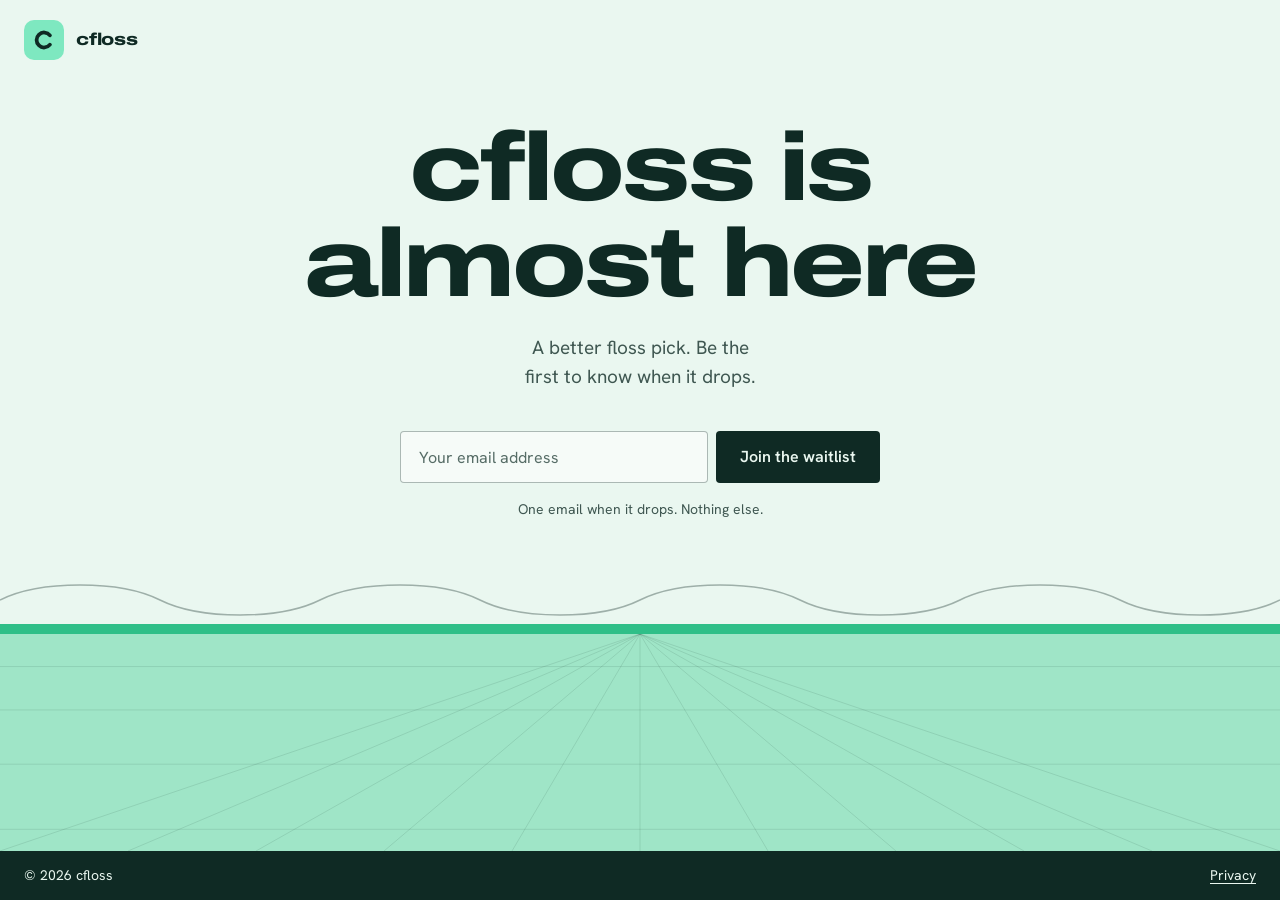
<file: index.html>
<!doctype html>
<html lang="en">
<head>
  <meta charset="utf-8">
  <meta name="viewport" content="width=device-width, initial-scale=1">
  <title>cfloss — Coming Soon</title>
  <meta name="description" content="cfloss is almost here. A better floss pick. Join the waitlist to hear when it drops.">
  <meta name="theme-color" content="#EAF7F0">
  <link rel="canonical" href="https://cfloss.com/">
  <link rel="icon" href="/favicon.svg?v=3" type="image/svg+xml">

  <meta property="og:type" content="website">
  <meta property="og:url" content="https://cfloss.com/">
  <meta property="og:title" content="cfloss is almost here">
  <meta property="og:description" content="A better floss pick. Be the first to know when it drops.">
  <meta name="twitter:card" content="summary">

  <link rel="preload" href="/fonts/archivo-expanded-800-latin.woff2" as="font" type="font/woff2" crossorigin>
  <link rel="preload" href="/fonts/hanken-grotesk-latin.woff2" as="font" type="font/woff2" crossorigin>

  <!-- Styles are inline on purpose: a cached stylesheet can't mismatch this HTML. -->
  <style>
    @font-face {
      font-family: "Archivo Expanded";
      src: url("/fonts/archivo-expanded-800-latin.woff2") format("woff2");
      font-weight: 800;
      font-display: swap;
    }

    @font-face {
      font-family: "Hanken Grotesk";
      src: url("/fonts/hanken-grotesk-latin.woff2") format("woff2");
      font-weight: 100 900;
      font-display: swap;
    }

    :root {
      --bg: #EAF7F0;
      --fg: #0F2A24;
      --muted: #3F5751;
      --mint: #7EE8C0;
      --deco: #9FE5C7;
      --deco-stripe: #2FBF88;
      --deco-stroke: rgba(15, 42, 36, 0.14);
      --input-border: rgba(15, 42, 36, 0.32);
      --success: #1D6B52;
      --error: #B42318;
      --font-display: "Archivo Expanded", "Arial Black", sans-serif;
      --font-body: "Hanken Grotesk", ui-sans-serif, system-ui, sans-serif;
    }

    *,
    *::before,
    *::after {
      box-sizing: border-box;
      margin: 0;
      padding: 0;
    }

    html {
      -webkit-text-size-adjust: 100%;
    }

    [hidden] {
      display: none !important;
    }

    body {
      display: flex;
      flex-direction: column;
      min-height: 100vh;
      min-height: 100svh;
      overflow-x: hidden;
      background: var(--bg);
      color: var(--fg);
      font-family: var(--font-body);
      line-height: 1.5;
      caret-color: var(--fg);
      -webkit-font-smoothing: antialiased;
    }

    ::selection {
      background: var(--mint);
      color: var(--fg);
    }

    a {
      color: inherit;
      text-underline-offset: 0.2em;
    }

    .visually-hidden {
      position: absolute;
      width: 1px;
      height: 1px;
      overflow: hidden;
      clip: rect(0 0 0 0);
      white-space: nowrap;
    }

    /* Logo */
    .logo {
      position: absolute;
      top: 20px;
      left: 24px;
      z-index: 10;
      display: flex;
      align-items: center;
      gap: 12px;
      color: var(--fg);
      text-decoration: none;
    }

    .logo svg {
      width: 40px;
      height: 40px;
      flex: none;
    }

    .logo-name {
      font-family: var(--font-display);
      font-weight: 800;
      font-size: 17px;
      letter-spacing: -0.01em;
    }

    .logo:focus-visible {
      outline: 2px solid var(--fg);
      outline-offset: 4px;
      border-radius: 6px;
    }

    /* Hero */
    .upper {
      position: relative;
      z-index: 2;
      display: flex;
      flex-direction: column;
      align-items: center;
      padding: 120px 24px 56px;
      text-align: center;
    }

    .headline {
      max-width: 14ch;
      margin-bottom: 22px;
      font-family: var(--font-display);
      font-weight: 800;
      font-size: clamp(1.875rem, 11vw, 6rem);
      line-height: 1;
      letter-spacing: -0.03em;
      text-wrap: balance;
    }

    .subtext {
      max-width: 26rem;
      text-wrap: balance;
      margin-bottom: 40px;
      font-size: clamp(1rem, 1.5vw, 1.1875rem);
      color: var(--muted);
    }

    .form-row {
      display: flex;
      gap: 8px;
      width: 100%;
      max-width: 30rem;
    }

    .form-row input {
      flex: 1;
      min-width: 0;
      height: 52px;
      padding: 0 18px;
      border: 1.5px solid var(--input-border);
      border-radius: 4px;
      background: rgba(255, 255, 255, 0.55);
      color: var(--fg);
      font: inherit;
      font-size: 16px;
      transition: border-color 0.2s;
    }

    .form-row input::placeholder {
      color: #566c66;
    }

    .form-row input:hover {
      border-color: rgba(15, 42, 36, 0.5);
    }

    .form-row input:focus {
      border-color: var(--fg);
      outline: 2px solid var(--fg);
      outline-offset: 2px;
    }

    .form-row button {
      flex: none;
      height: 52px;
      padding: 0 24px;
      border: 0;
      border-radius: 4px;
      background: var(--fg);
      color: var(--bg);
      font: inherit;
      font-size: 16px;
      font-weight: 600;
      white-space: nowrap;
      cursor: pointer;
      transition: background-color 0.15s, transform 0.1s;
    }

    .form-row button:hover {
      background: #1d4a40;
    }

    .form-row button:active {
      transform: scale(0.98);
    }

    .form-row button:focus-visible {
      outline: 2px solid var(--fg);
      outline-offset: 2px;
    }

    .form-row button:disabled {
      opacity: 0.7;
      cursor: progress;
    }

    .note {
      margin-top: 16px;
      font-size: 14px;
      color: var(--muted);
    }

    .status:empty {
      display: none;
    }

    .status {
      font-size: 17px;
      font-weight: 600;
      color: var(--success);
    }

    .status.is-error {
      margin-top: 14px;
      font-size: 15px;
      font-weight: 500;
      color: var(--error);
    }

    /* Decorative band */
    .deco-section {
      flex: 1;
      display: flex;
      flex-direction: column;
      min-height: 26vh;
      overflow: hidden;
    }

    .strand {
      display: block;
      width: 100%;
      height: 48px;
      flex: none;
    }

    .stripe {
      height: 10px;
      flex: none;
      background: var(--deco-stripe);
    }

    .grid-floor {
      position: relative;
      flex: 1;
      min-height: 80px;
      background: var(--deco);
    }

    .grid-floor svg {
      position: absolute;
      inset: 0;
      width: 100%;
      height: 100%;
    }

    /* Footer bar */
    .bar {
      flex: none;
      display: flex;
      justify-content: space-between;
      align-items: center;
      gap: 16px;
      padding: 14px 24px;
      background: var(--fg);
      color: var(--bg);
      font-size: 14px;
    }

    .bar a:focus-visible {
      outline: 2px solid var(--mint);
      outline-offset: 3px;
    }

    @media (max-width: 600px) {
      .logo {
        top: 16px;
        left: 16px;
        gap: 10px;
      }

      .logo svg {
        width: 34px;
        height: 34px;
      }

      .logo-name {
        font-size: 15px;
      }

      .bar {
        padding: 14px 16px;
      }

      .upper {
        padding: 104px 16px 44px;
      }

      .form-row {
        flex-direction: column;
      }

      .form-row input {
        flex: none;
        width: 100%;
      }

      .form-row button {
        width: 100%;
      }
    }

    @media (prefers-reduced-motion: reduce) {
      .form-row button {
        transition: none;
      }
    }
  </style>
</head>
<body>
  <a class="logo" href="/" aria-label="cfloss home">
    <svg viewBox="0 0 64 64" aria-hidden="true">
      <rect width="64" height="64" rx="16" fill="#7EE8C0"/>
      <path d="M41.5 24.5a12 12 0 1 0 0 15" fill="none" stroke="#0F2A24" stroke-width="6" stroke-linecap="round"/>
    </svg>
    <span class="logo-name">cfloss</span>
  </a>

  <main class="upper">
    <h1 class="headline">cfloss is almost here</h1>
    <p class="subtext">A better floss pick. Be the first to know when it drops.</p>

    <!-- Posts straight to the Google Form. The script below submits it in the background;
         without JS it still works and opens Google's confirmation in a new tab. -->
    <form class="form-row" id="waitlist-form"
          action="https://docs.google.com/forms/d/e/1FAIpQLScYllanWckgM9KM1eDlfgDfEXJFy0kvAJVUbbHLtrICu1BFJQ/formResponse"
          method="POST" target="_blank">
      <label class="visually-hidden" for="email">Email address</label>
      <input id="email" name="entry.353446030" type="email" required
             autocomplete="email" inputmode="email" spellcheck="false"
             placeholder="Your email address">
      <button type="submit">Join the waitlist</button>
    </form>
    <p class="note" id="note">One email when it drops. Nothing else.</p>

    <p class="status" id="status" role="status" aria-live="polite"></p>
  </main>

  <div class="deco-section" aria-hidden="true">
    <svg class="strand" viewBox="0 0 1440 48" preserveAspectRatio="none">
      <path d="M0 24 C45 4 135 4 180 24 S315 44 360 24 S495 4 540 24 S675 44 720 24 S855 4 900 24 S1035 44 1080 24 S1215 4 1260 24 S1395 44 1440 24"
            fill="none" stroke="#0F2A24" stroke-opacity="0.35" stroke-width="1.5" vector-effect="non-scaling-stroke"/>
    </svg>

    <div class="stripe"></div>

    <div class="grid-floor">
      <svg viewBox="0 0 1280 400" preserveAspectRatio="none">
        <g stroke="rgba(15, 42, 36, 0.14)" stroke-width="1" fill="none" vector-effect="non-scaling-stroke">
          <line x1="640" y1="0" x2="0" y2="400"/>
          <line x1="640" y1="0" x2="128" y2="400"/>
          <line x1="640" y1="0" x2="256" y2="400"/>
          <line x1="640" y1="0" x2="384" y2="400"/>
          <line x1="640" y1="0" x2="512" y2="400"/>
          <line x1="640" y1="0" x2="640" y2="400"/>
          <line x1="640" y1="0" x2="768" y2="400"/>
          <line x1="640" y1="0" x2="896" y2="400"/>
          <line x1="640" y1="0" x2="1024" y2="400"/>
          <line x1="640" y1="0" x2="1152" y2="400"/>
          <line x1="640" y1="0" x2="1280" y2="400"/>
          <line x1="0" y1="60" x2="1280" y2="60"/>
          <line x1="0" y1="140" x2="1280" y2="140"/>
          <line x1="0" y1="240" x2="1280" y2="240"/>
          <line x1="0" y1="360" x2="1280" y2="360"/>
        </g>
      </svg>
    </div>
  </div>

  <footer class="bar">
    <span>© 2026 cfloss</span>
    <a href="/privacy/">Privacy</a>
  </footer>

  <script>
    // Submits the form to Google Forms in the background. Google sends no CORS
    // headers, so the request is "no-cors": we know it was sent, not Google's reply.
    (function () {
      var form = document.getElementById("waitlist-form");
      var note = document.getElementById("note");
      var status = document.getElementById("status");
      var button = form.querySelector("button");
      var FORM_LINK = "https://docs.google.com/forms/d/e/1FAIpQLScYllanWckgM9KM1eDlfgDfEXJFy0kvAJVUbbHLtrICu1BFJQ/viewform";

      form.addEventListener("submit", function (event) {
        event.preventDefault();
        if (!form.checkValidity()) {
          form.reportValidity();
          return;
        }

        button.disabled = true;
        button.textContent = "Joining…";
        status.className = "status";
        status.textContent = "";

        fetch(form.action, {
          method: "POST",
          mode: "no-cors",
          body: new URLSearchParams(new FormData(form))
        }).then(function () {
          form.hidden = true;
          note.hidden = true;
          status.textContent = "You’re on the list. We’ll email you when cfloss drops.";
        }).catch(function () {
          var link = document.createElement("a");
          link.href = FORM_LINK;
          link.target = "_blank";
          link.rel = "noopener";
          link.textContent = "sign up here";
          status.className = "status is-error";
          status.replaceChildren("That didn’t go through. Try again, or ", link, ".");
          button.disabled = false;
          button.textContent = "Join the waitlist";
        });
      });
    })();
  </script>
</body>
</html>
</file>
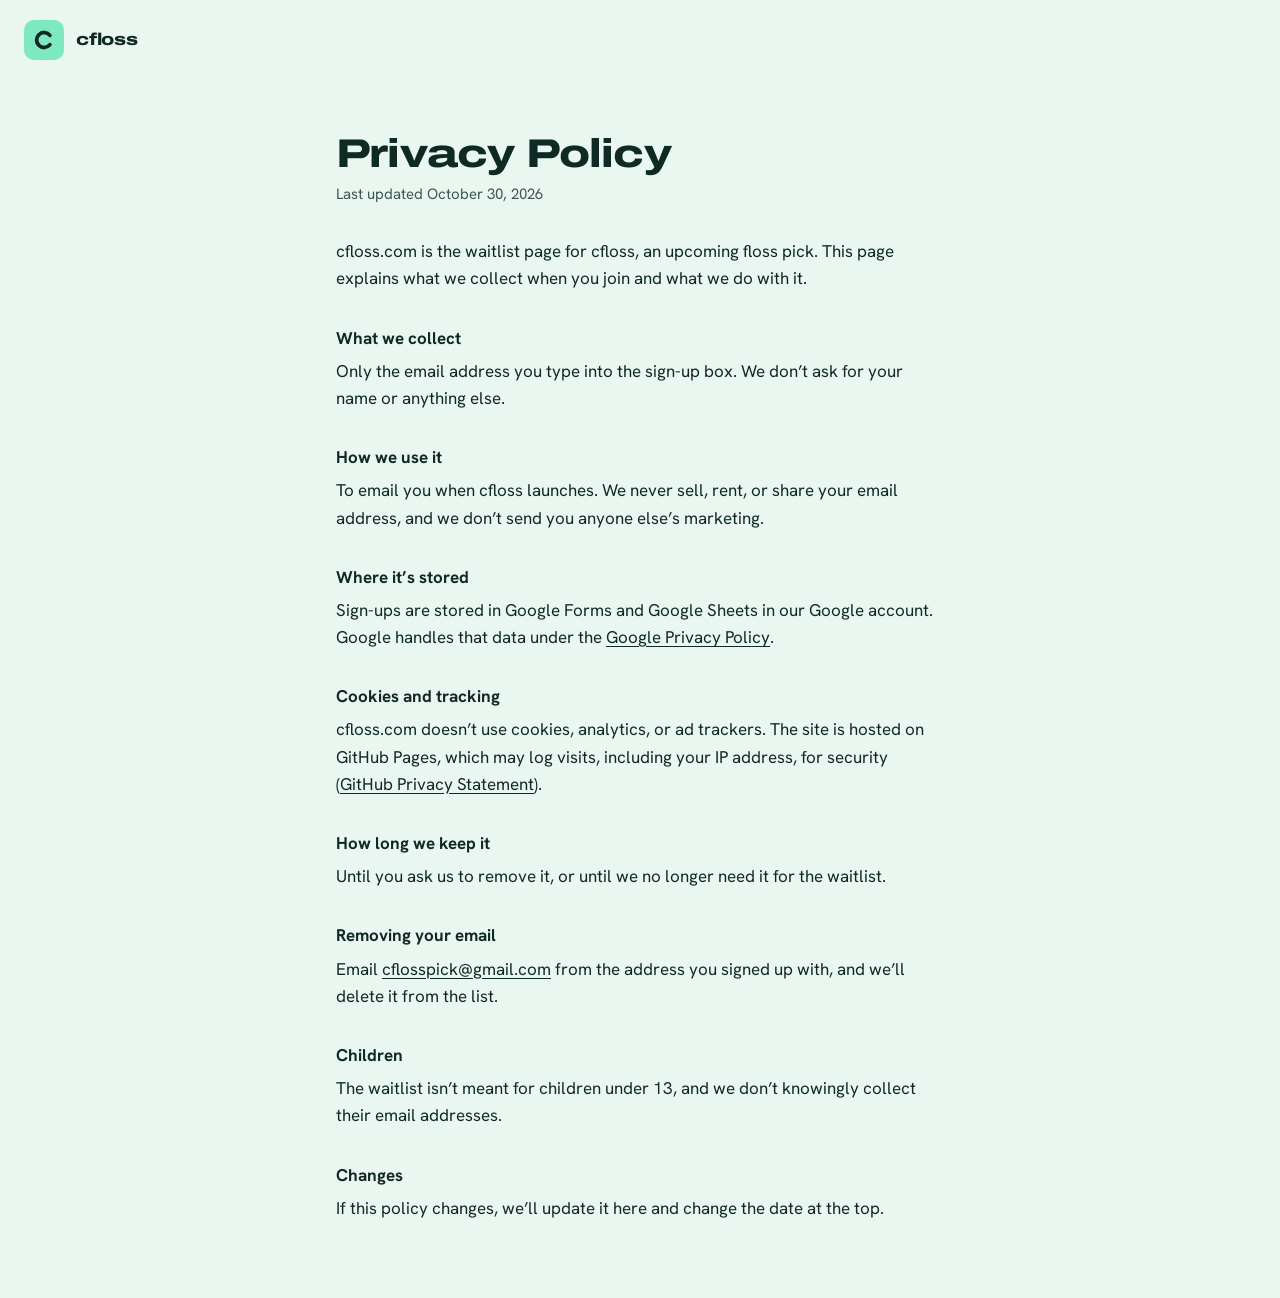
<file: privacy/index.html>
<!doctype html>
<html lang="en">
<head>
  <meta charset="utf-8">
  <meta name="viewport" content="width=device-width, initial-scale=1">
  <title>Privacy Policy · cfloss</title>
  <meta name="description" content="What cfloss collects when you join the waitlist, and what we do with it.">
  <meta name="theme-color" content="#EAF7F0">
  <link rel="canonical" href="https://cfloss.com/privacy/">
  <link rel="icon" href="/favicon.svg?v=3" type="image/svg+xml">

  <link rel="preload" href="/fonts/archivo-expanded-800-latin.woff2" as="font" type="font/woff2" crossorigin>
  <link rel="preload" href="/fonts/hanken-grotesk-latin.woff2" as="font" type="font/woff2" crossorigin>
  <link rel="stylesheet" href="/styles.css?v=3">
</head>
<body>
  <a class="logo" href="/" aria-label="cfloss home">
    <svg viewBox="0 0 64 64" aria-hidden="true">
      <rect width="64" height="64" rx="16" fill="#7EE8C0"/>
      <path d="M41.5 24.5a12 12 0 1 0 0 15" fill="none" stroke="#0F2A24" stroke-width="6" stroke-linecap="round"/>
    </svg>
    <span class="logo-name">cfloss</span>
  </a>

  <main class="doc">
    <h1>Privacy Policy</h1>
    <p class="updated">Last updated October 30, 2026</p>

    <p>cfloss.com is the waitlist page for cfloss, an upcoming floss pick. This page explains what we collect when you join and what we do with it.</p>

    <h2>What we collect</h2>
    <p>Only the email address you type into the sign-up box. We don’t ask for your name or anything else.</p>

    <h2>How we use it</h2>
    <p>To email you when cfloss launches. We never sell, rent, or share your email address, and we don’t send you anyone else’s marketing.</p>

    <h2>Where it’s stored</h2>
    <p>Sign-ups are stored in Google Forms and Google Sheets in our Google account. Google handles that data under the <a href="https://policies.google.com/privacy" rel="noopener">Google Privacy Policy</a>.</p>

    <h2>Cookies and tracking</h2>
    <p>cfloss.com doesn’t use cookies, analytics, or ad trackers. The site is hosted on GitHub Pages, which may log visits, including your IP address, for security (<a href="https://docs.github.com/en/site-policy/privacy-policies/github-general-privacy-statement" rel="noopener">GitHub Privacy Statement</a>).</p>

    <h2>How long we keep it</h2>
    <p>Until you ask us to remove it, or until we no longer need it for the waitlist.</p>

    <h2>Removing your email</h2>
    <p>Email <a href="mailto:cflosspick@gmail.com">cflosspick@gmail.com</a> from the address you signed up with, and we’ll delete it from the list.</p>

    <h2>Children</h2>
    <p>The waitlist isn’t meant for children under 13, and we don’t knowingly collect their email addresses.</p>

    <h2>Changes</h2>
    <p>If this policy changes, we’ll update it here and change the date at the top.</p>
  </main>
</body>
</html>
</file>
<file: styles.css>
/* Privacy page styles. The waitlist page keeps its own styles inline.
   Link this file with a ?v= version and bump it on every change. */

@font-face {
  font-family: "Archivo Expanded";
  src: url("/fonts/archivo-expanded-800-latin.woff2") format("woff2");
  font-weight: 800;
  font-display: swap;
}

@font-face {
  font-family: "Hanken Grotesk";
  src: url("/fonts/hanken-grotesk-latin.woff2") format("woff2");
  font-weight: 100 900;
  font-display: swap;
}

:root {
  --bg: #EAF7F0;
  --fg: #0F2A24;
  --muted: #3F5751;
  --mint: #7EE8C0;
  --font-display: "Archivo Expanded", "Arial Black", sans-serif;
  --font-body: "Hanken Grotesk", ui-sans-serif, system-ui, sans-serif;
}

*,
*::before,
*::after {
  box-sizing: border-box;
}

html {
  -webkit-text-size-adjust: 100%;
}

body {
  margin: 0;
  padding: 20px 24px 64px;
  background: var(--bg);
  color: var(--fg);
  font-family: var(--font-body);
  font-size: 17px;
  line-height: 1.6;
  caret-color: var(--fg);
  -webkit-font-smoothing: antialiased;
}

::selection {
  background: var(--mint);
  color: var(--fg);
}

a {
  color: inherit;
  text-underline-offset: 0.2em;
}

:focus-visible {
  outline: 2px solid var(--fg);
  outline-offset: 3px;
}

.logo {
  display: inline-flex;
  align-items: center;
  gap: 12px;
  color: var(--fg);
  text-decoration: none;
}

.logo svg {
  width: 40px;
  height: 40px;
  flex: none;
}

.logo-name {
  font-family: var(--font-display);
  font-weight: 800;
  font-size: 17px;
  letter-spacing: -0.01em;
}

.doc {
  max-width: 38rem;
  margin: 64px auto 0;
}

.doc h1 {
  margin: 0 0 6px;
  font-family: var(--font-display);
  font-weight: 800;
  font-size: clamp(1.75rem, 5vw, 2.5rem);
  line-height: 1.1;
  letter-spacing: -0.02em;
}

.doc .updated {
  margin: 0 0 32px;
  color: var(--muted);
  font-size: 15px;
}

.doc h2 {
  margin: 32px 0 6px;
  font-size: 17px;
  font-weight: 700;
}

.doc p {
  margin: 0 0 12px;
}

@media (max-width: 600px) {
  body {
    padding: 16px 16px 48px;
  }

  .logo svg {
    width: 34px;
    height: 34px;
  }

  .logo-name {
    font-size: 15px;
  }

  .doc {
    margin-top: 48px;
  }
}
</file>
